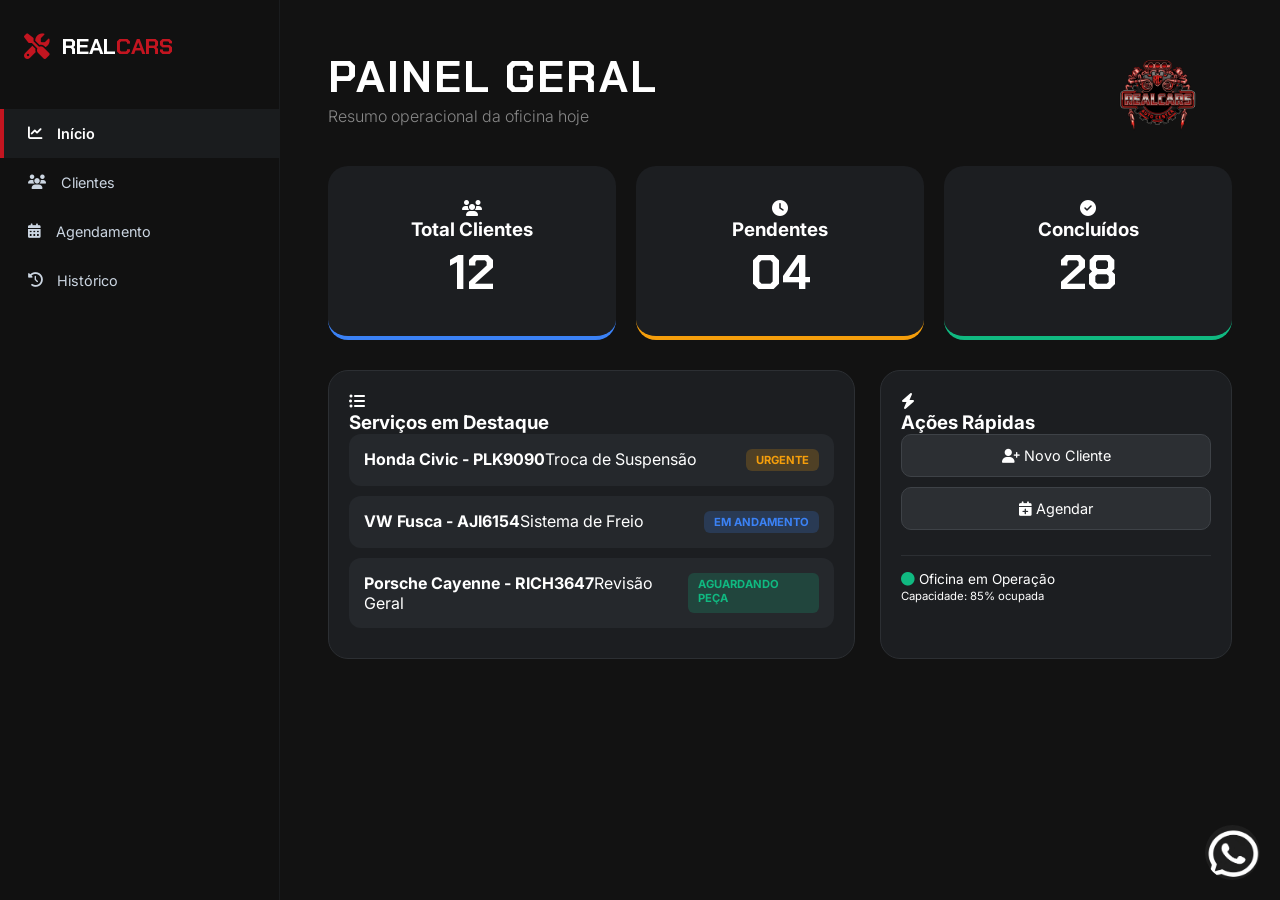
<file: index.html>
<!DOCTYPE html>
<html lang="pt-br">
<head>
    <meta charset="UTF-8">
    <meta name="viewport" content="width=device-width, initial-scale=1.0">
    <title>REALCARS - Dashboard</title>
    <link rel="stylesheet" href="sidebar.css">
    <link rel="stylesheet" href="style.css"> 
    <link rel="stylesheet" href="https://cdnjs.cloudflare.com/ajax/libs/font-awesome/6.4.0/css/all.min.css">
  <link href="https://fonts.googleapis.com/css2?family=Chakra+Petch:wght@600;700&family=Inter:wght@300;400;600&display=swap" rel="stylesheet">
</head>
<body>

    <nav class="sidebar">
        <div class="logo-text-container">
            <i class="fas fa-tools logo-icon-red"></i>
            <h2>REAL<span>CARS</span></h2>
        </div>
        <ul>
            <li><a href="index.html" class="active"><i class="fas fa-chart-line"></i> Início</a></li>
            <li><a href="cadastro.html"><i class="fas fa-users"></i> Clientes</a></li>
            <li><a href="agendamento.html"><i class="fas fa-calendar-alt"></i> Agendamento</a></li>
            <li><a href="historico.html"><i class="fas fa-history"></i> Histórico</a></li>
        </ul>
    </nav>
    <main>
        <div class="header-dashboard">
            <div class="logo-top-right">
                <img src="Logo da REALCARS Auto Center.png" alt="Logo RealCars">
            </div>
            <h1>Painel Geral</h1>
            <p>Resumo operacional da oficina hoje</p>
        </div>

        <div class="dashboard-cards">
          <div class="card card-azul">
                <i class="fas fa-users card-icon"></i>
                <h3>Total Clientes</h3>
                <span>12</span>
            </div>

             <div class="card card-amarelo">
                <i class="fas fa-clock card-icon"></i>
                <h3>Pendentes</h3>
                <span>04</span>
            </div>

             <div class="card card-verde">
                <i class="fas fa-check-circle card-icon"></i>
                <h3>Concluídos</h3>
                <span>28</span>
            </div>
        </div>

        <div class="dashboard-grid-bottom">

            <div class="content-box">
                <div class="box-header">
                    <i class="fas fa-list-ul"></i>
                    <h3>Serviços em Destaque</h3>
                </div>

                 <div class="fila-item">
                    <div class="info"><strong>Honda Civic - PLK9090</strong><span>Troca de Suspensão</span></div>
                       <span class="badge badge-amarelo">URGENTE</span>
                </div>
                 <div class="fila-item">
                    <div class="info"><strong>VW Fusca - AJI6154</strong><span>Sistema de Freio</span></div>
                    <span class="badge badge-azul">EM ANDAMENTO</span>
                </div>

                 <div class="fila-item">
                    <div class="info"><strong>Porsche Cayenne - RICH3647</strong><span>Revisão Geral</span></div>
                    <span class="badge badge-verde">AGUARDANDO PEÇA</span>
                </div>
            </div>

              <div class="content-box box-small">
                <div class="box-header">
                    <i class="fas fa-bolt"></i>
                    <h3>Ações Rápidas</h3>
                </div>

                 <div class="atalhos">
              <a href="cadastro.html" class="btn-atalho"><i class="fas fa-user-plus"></i> Novo Cliente</a>
                 <a href="agendamento.html" class="btn-atalho"><i class="fas fa-calendar-plus"></i> Agendar</a>
                  
                 <div class="status-oficina">
               <p><i class="fas fa-circle" style="color: #10b981;"></i> Oficina em Operação</p>
                 <small>Capacidade: 85% ocupada</small>

                    </div>
                </div>
            </div>
        </div>
    </main>

    <a href="https://wa.me/5542999809581" target="_blank">
        <img src="unnamed.jpg" class="whatsapp-float" alt="WhatsApp">
    </a>
</body>
</html>
</file>
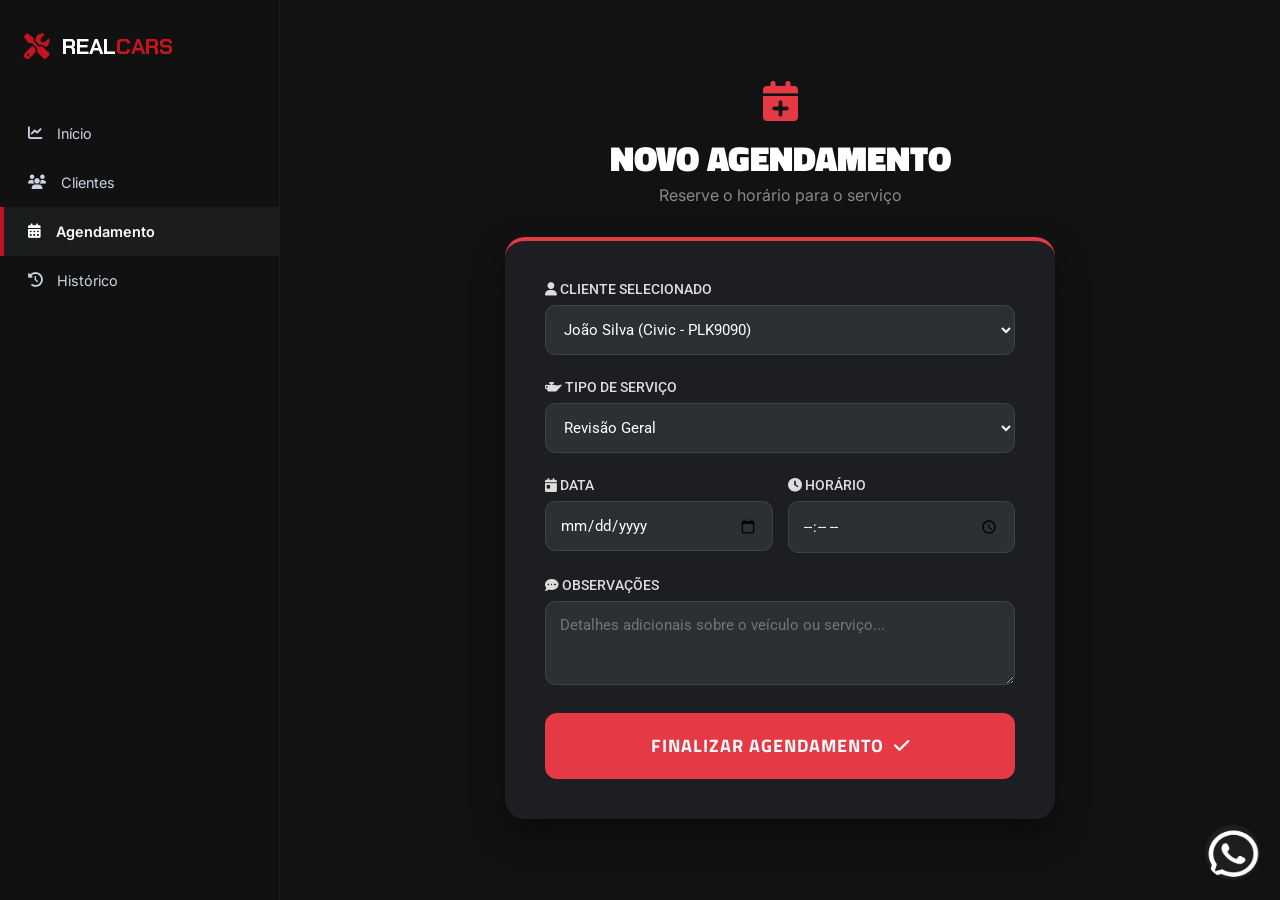
<file: agendamento.html>
<!DOCTYPE html>
<html lang="pt-br">
<head>
    <meta charset="UTF-8">
    <meta name="viewport" content="width=device-width, initial-scale=1.0">
    <title>Agendar Serviço - REAL CARS</title>
    
    <link rel="stylesheet" href="sidebar.css">
    <link rel="stylesheet" href="style.css">
    <link rel="stylesheet" href="agendamento.css">
    
    <link rel="stylesheet" href="https://cdnjs.cloudflare.com/ajax/libs/font-awesome/6.4.0/css/all.min.css">
   <link href="https://fonts.googleapis.com/css2?family=Chakra+Petch:wght@700&family=Roboto:wght@300;400;500;700&family=Titillium+Web:wght@600;700;900&family=Inter:wght@400;600&display=swap" rel="stylesheet">
</head>
<body>

    <nav class="sidebar">
        <div class="logo-text-container">
            <i class="fas fa-tools logo-icon-red"></i>
            <h2>REAL<span>CARS</span></h2>
        </div>
        <ul>
            <li><a href="index.html"><i class="fas fa-chart-line"></i> Início</a></li>
            <li><a href="cadastro.html"><i class="fas fa-users"></i> Clientes</a></li>
            <li><a href="agendamento.html" class="active"><i class="fas fa-calendar-alt"></i> Agendamento</a></li>
            <li><a href="historico.html"><i class="fas fa-history"></i> Histórico</a></li>
        </ul>
    </nav>

    <main>
        <div class="agendamento-content">
            
            <div class="header-page">
                <i class="fas fa-calendar-plus header-icon"></i>
                <h1>Novo Agendamento</h1>
                <p>Reserve o horário para o serviço</p>
            </div>
            
            <div class="box-agendar">
                
                <div class="form-group">
                    <label><i class="fas fa-user"></i> Cliente Selecionado</label>
                    <select>
                        <option>João Silva (Civic - PLK9090)</option>
                        <option>Maria Oliveira (Onix - ABC1234)</option>
                        <option>Murilo Grando (Fusca - AJI6154)</option>
                        <option>Dionatan Inhoato (BMW X5 - CRFE4587)</option>
                        <option>Athur Luiz (Brasilia - AJI154)</option>
                    </select>
                </div>

                <div class="form-group">
                    <label><i class="fas fa-oil-can"></i> Tipo de Serviço</label>
                    <select>
                        <option>Revisão Geral</option>
                        <option>Troca de Óleo</option>
                        <option>Sistema de Freios</option>
                        <option>Suspensão</option>
                        <option>Outros (Descrever abaixo)</option>
                    </select>
                </div>

                <div class="form-row">
                    <div class="form-group">
                        <label><i class="fas fa-calendar-day"></i> Data</label>
                        <input type="date">
                    </div>
                    <div class="form-group">
                        <label><i class="fas fa-clock"></i> Horário</label>
                        <input type="time">
                    </div>
                </div>

                <div class="form-group">
                    <label><i class="fas fa-comment-dots"></i> Observações</label>
                    <textarea rows="3" placeholder="Detalhes adicionais sobre o veículo ou serviço..."></textarea>
                </div>

                <a href="historico.html" class="btn-confirmar">
                    FINALIZAR AGENDAMENTO <i class="fas fa-check"></i>
                </a>
            </div>
        </div>
    </main>

    <a href="https://wa.me/5542999809581" target="_blank">
        <img src="unnamed.jpg" class="whatsapp-float" alt="WhatsApp">
    </a>

</body>
</html>
</file>
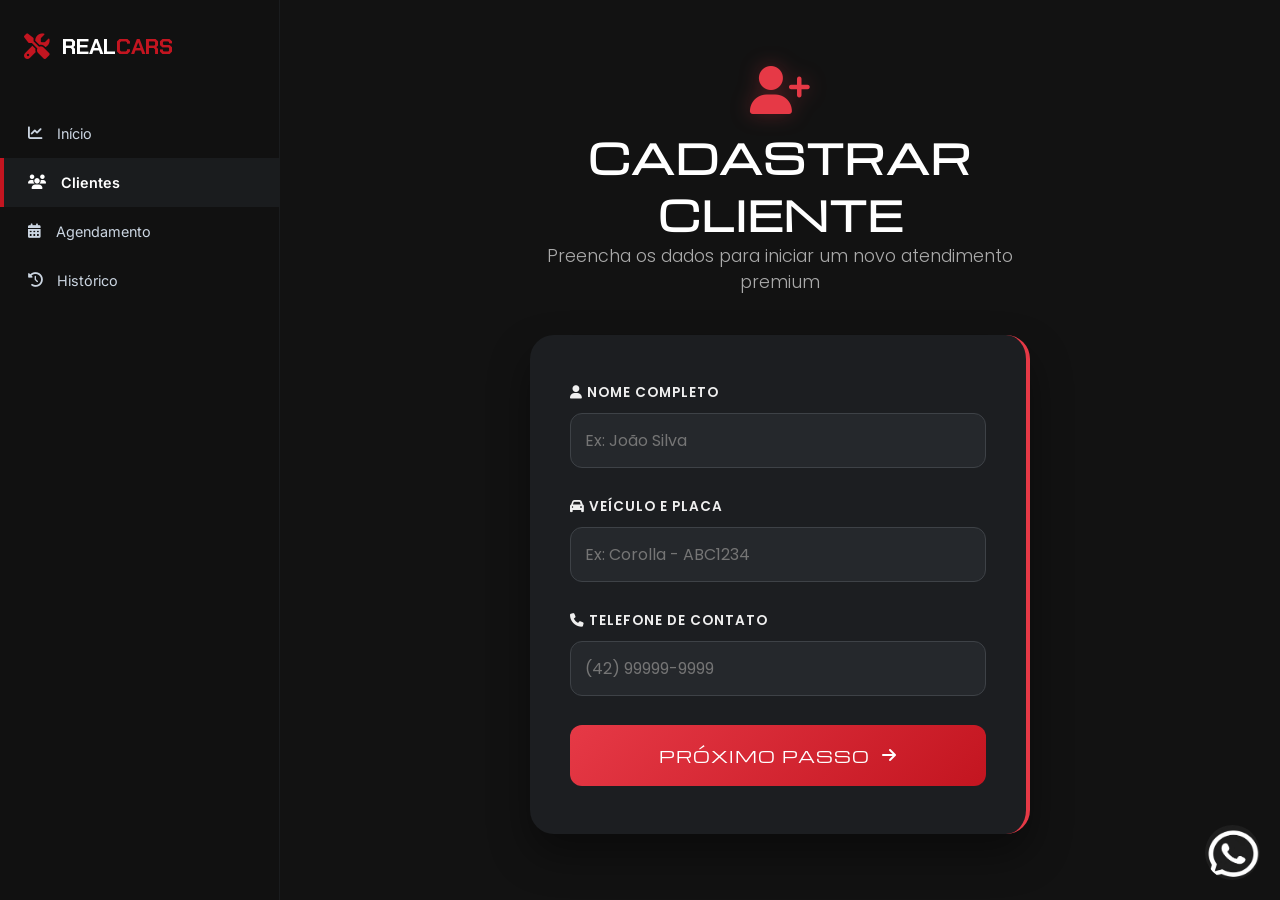
<file: cadastro.html>
<!DOCTYPE html>
<html lang="pt-br">
<head>
    <meta charset="UTF-8">
    <meta name="viewport" content="width=device-width, initial-scale=1.0">
    <title>Novo Cliente | REAL CARS</title>
    
<link href="https://fonts.googleapis.com/css2?family=Chakra+Petch:wght@700&family=Michroma&family=Poppins:wght@300;400;600&family=Inter:wght@400;600&display=swap" rel="stylesheet">
    <link rel="stylesheet" href="sidebar.css">
    <link rel="stylesheet" href="style.css">
    <link rel="stylesheet" href="cadastro.css">
    <link rel="stylesheet" href="https://cdnjs.cloudflare.com/ajax/libs/font-awesome/6.4.0/css/all.min.css">
</head>
<body>
    
     <nav class="sidebar">
        <div class="logo-text-container">
            <i class="fas fa-tools logo-icon-red"></i>
            <h2>REAL<span>CARS</span></h2>
        </div>
        <ul>
            <li><a href="index.html"><i class="fas fa-chart-line"></i> Início</a></li>
            <li><a href="cadastro.html" class="active"><i class="fas fa-users"></i> Clientes</a></li>
            <li><a href="agendamento.html"><i class="fas fa-calendar-alt"></i> Agendamento</a></li>
            <li><a href="historico.html"><i class="fas fa-history"></i> Histórico</a></li>
        </ul>
    </nav>
<main>
 <div class="form-container">
            <div class="header-content">
                <i class="fas fa-user-plus header-icon"></i>
                <h1>Cadastrar Cliente</h1>
                <p>Preencha os dados para iniciar um novo atendimento premium</p>
            </div>

            
  <div class="box-cadastro">
                <div class="form-group">
                    <label><i class="fas fa-user"></i> Nome Completo</label>
                    <input type="text" placeholder="Ex: João Silva">
                </div>

  <div class="form-group">
                    <label><i class="fas fa-car"></i> Veículo e Placa</label>
                    <input type="text" placeholder="Ex: Corolla - ABC1234">
                </div>


  <div class="form-group">
                    <label><i class="fas fa-phone"></i> Telefone de Contato</label>
                    <input type="text" placeholder="(42) 99999-9999">
                </div>
                
  <a href="agendamento.html" class="btn-salvar">
                    PRÓXIMO PASSO <i class="fas fa-arrow-right"></i>
                </a>
            </div>
        </div>
</main>

<a href="https://wa.me/5542999809581" target="_blank" class="whatsapp-link">
        <img src="unnamed.jpg" class="whatsapp-float" alt="WhatsApp">
    </a>


</body>
</html>
</file>
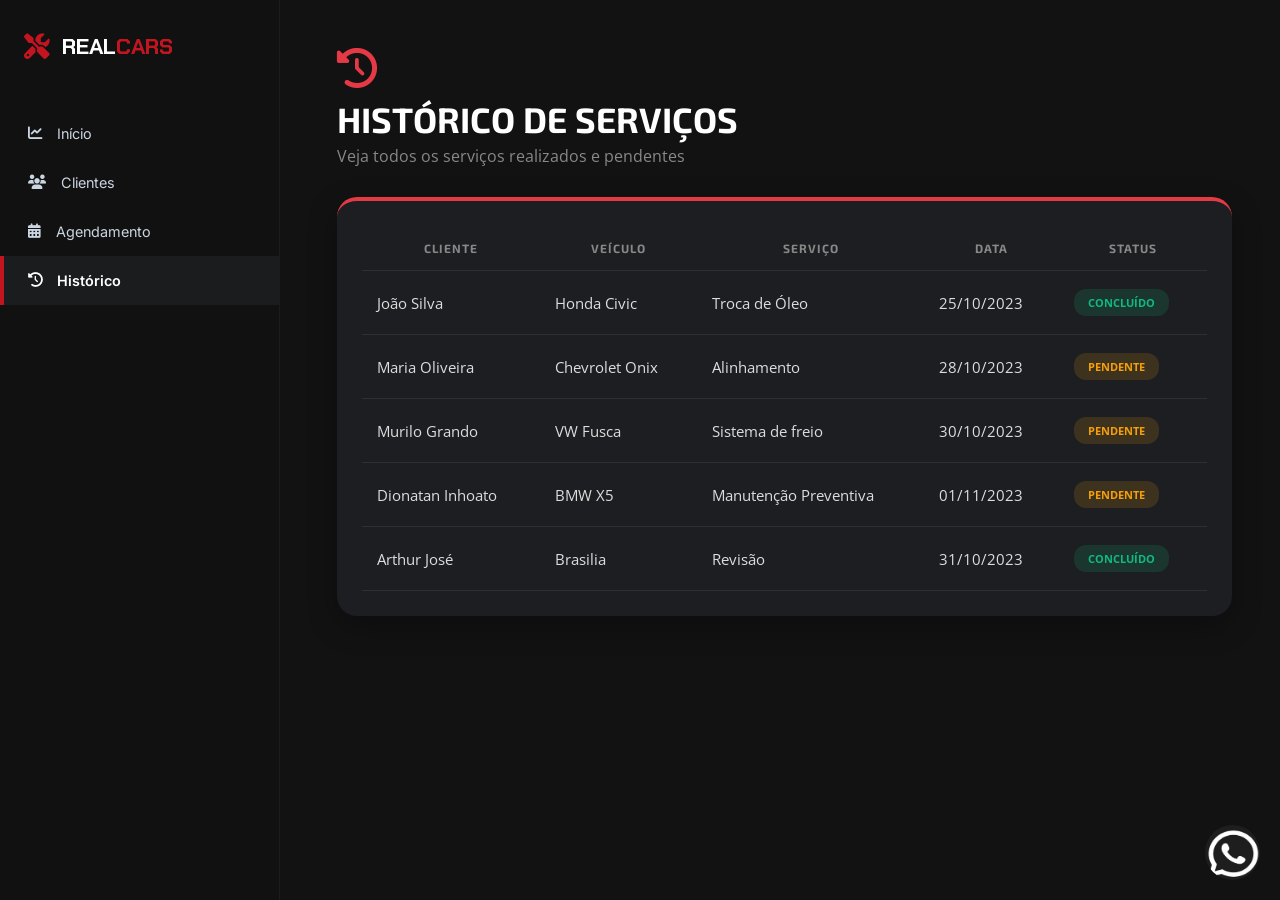
<file: historico.html>
<!DOCTYPE html>
<html lang="pt-br">
<head>
    <meta charset="UTF-8">
    <meta name="viewport" content="width=device-width, initial-scale=1.0">
    <title>historico - REAL CARS</title>7

    <link rel="stylesheet" href="sidebar.css">
    <link rel="stylesheet" href="style.css"> 
    <link rel="stylesheet" href="historico.css">

     <link rel="stylesheet" href="https://cdnjs.cloudflare.com/ajax/libs/font-awesome/6.4.0/css/all.min.css">
 <link href="https://fonts.googleapis.com/css2?family=Chakra+Petch:wght@700&family=Exo+2:wght@600;800&family=Open+Sans:wght@400;600&family=Inter:wght@400;600&display=swap" rel="stylesheet">
</head>
<body>
    
    
    <nav class="sidebar">
        <div class="logo-text-container">
            <i class="fas fa-tools logo-icon-red"></i>
            <h2>REAL<span>CARS</span></h2>
        </div>
         
        <ul>
            <li><a href="index.html"><i class="fas fa-chart-line"></i> Início</a></li>
            <li><a href="cadastro.html"><i class="fas fa-users"></i> Clientes</a></li>
            <li><a href="agendamento.html"><i class="fas fa-calendar-alt"></i> Agendamento</a></li>
            <li><a href="historico.html" class="active"><i class="fas fa-history"></i> Histórico</a></li>
        </ul>
    </nav>

    
    <main>
        <div class="historico-content">
            
            <div class="header-page">
                <i class="fas fa-history header-icon"></i>
                <h1>Histórico de Serviços</h1>
                <p>Veja todos os serviços realizados e pendentes</p>
            </div>

             <div class="box-historico">
                <div class="table-container">
                    <table>
                        <thead>
                            <tr>
                                <th>Cliente</th>
                                <th>Veículo</th>
                                <th>Serviço</th>
                                <th>Data</th>
                                <th>Status</th>
                            </tr>
                        </thead>
                        <tbody>
                            <tr>
                                <td>João Silva</td>
                                <td>Honda Civic</td>
                                <td>Troca de Óleo</td>
                                <td>25/10/2023</td>
                                <td><span class="status concluido">CONCLUÍDO</span></td>
                            </tr>
                            <tr>
                                <td>Maria Oliveira</td>
                                <td>Chevrolet Onix</td>
                                <td>Alinhamento</td>
                                <td>28/10/2023</td>
                                <td><span class="status pendente">PENDENTE</span></td>
                            </tr>
                            <tr>
                                <td>Murilo Grando</td>
                                <td>VW Fusca</td>
                                <td>Sistema de freio</td>
                                <td>30/10/2023</td>
                                <td><span class="status pendente">PENDENTE</span></td>
                            </tr>
                            <tr>
                                <td>Dionatan Inhoato</td>
                                <td>BMW X5</td>
                                <td>Manutenção Preventiva</td>
                                <td>01/11/2023</td>
                                <td><span class="status pendente">PENDENTE</span></td>
                            </tr>
                            <tr>
                                <td>Arthur José</td>
                                <td>Brasilia</td>
                                <td>Revisão</td>
                                <td>31/10/2023</td>
                                <td><span class="status concluido">CONCLUÍDO</span></td>
                            </tr>
                        </tbody>
                    </table>
                </div>
            </div>
        </div>
    </main>
     <a href="https://wa.me/5542999809581" target="_blank">
        <img src="unnamed.jpg" class="whatsapp-float" alt="WhatsApp">
    </a>
</body>
</html>
</file>
<file: sidebar.css>
.sidebar {
    width: 280px;
    height: 100vh;
    background-color: #111111;
    padding: 2rem 0;
    position: fixed;
    left: 0;
    top: 0;
    display: flex;
    flex-direction: column;
    z-index: 1000;
    border-right: 1px solid #1a1c1e;
    transition: all 0.3s ease;
}

.logo-text-container {
    display: flex;
    align-items: center;
    gap: 12px;
    padding: 0 1.5rem;
    margin-bottom: 3rem;
}

.logo-icon-red { 
    color: #c31520; 
    font-size: 1.6rem; 
}

.sidebar h2 { 
    color: white; 
    font-size: 1.4rem; 
    margin: 0; 
   font-family: 'Chakra Petch', sans-serif;
}

.sidebar h2 span { 
    color: #c31520; 
}

.sidebar ul { 
    list-style: none; 
    padding: 0; 
}

.sidebar a {
    display: flex;
    align-items: center;
    gap: 15px;
    color: #cbd5e1;
    text-decoration: none;
    padding: 1rem 1.5rem;
    border-left: 4px solid transparent;
    transition: 0.3s ease;
    font-family: 'Inter', sans-serif;
    font-size: 0.9rem;
}

.sidebar a:hover { 
    background-color: rgba(255, 255, 255, 0.05); 
    color: #fff; 
}

.sidebar a.active { 
    background-color: #1a1c1e; 
    color: #ffffff !important; 
    border-left: 4px solid #c31520; 
    font-weight: 600; 
}

@media (max-width: 768px) {
    .sidebar {
        width: 100% !important;
        height: auto; 
        position: fixed; 
        padding: 0.5rem 0;
        flex-direction: column; 
        border-right: none;
        border-bottom: 1px solid #1a1c1e;
    }

.logo-text-container {
        margin-bottom: 0.5rem;
        justify-content: center;
    }

     .sidebar ul {
        display: flex;
        justify-content: center;
        width: 100%;
    }

     .sidebar a {
        padding: 0.8rem;
        font-size: 0.75rem;
        flex-direction: column;
        gap: 5px;
        border-left: none;
        text-align: center;
        flex: 1; 
    }

     .sidebar a.active { 
        border-left: none;
        border-bottom: 3px solid #c31520; 
    }
}
</file>
<file: style.css>
@import url('https://fonts.googleapis.com/css2?family=Montserrat:wght@300;400;600&family=Oswald:wght@500;700&display=swap');

* { 
    margin: 0; 
    padding: 0; 
    box-sizing: border-box; 
}
body { 
    font-family: 'Inter', sans-serif;
    background-color: #121212; 
    color: white;
    display: flex; 
    flex-direction: row; 
    min-height: 100vh;
}
main {
    margin-left: 280px; 
    width: calc(100% - 280px);
    padding: 3rem;
    flex-grow: 1;
    transition: all 0.3s ease;
}

.header-dashboard {
    margin-bottom: 40px;
    position: relative;
}

.header-dashboard h1 { 
    font-family: 'Chakra Petch', sans-serif;
    font-size: 2.8rem;
    text-transform: uppercase;
    letter-spacing: 2px;
}

.header-dashboard p {
    color: #888;
    font-weight: 300;
}

.logo-top-right {
    position: absolute;
    top: 0;
    right: 0;
}

.logo-top-right img {
    width: 140px;
    height: auto;
} 

.dashboard-cards { 
    display: flex; 
    gap: 20px; 
    flex-wrap: wrap; 
}

.card {
    background: #1c1e21;
    padding: 2rem 1.5rem;
    border-radius: 20px;
    flex: 1;
    min-width: 200px;
    text-align: center;
    position: relative; 
    transition: 0.3s;
    border-bottom: 4px solid #3b82f6; 
    cursor: help;
}

.card::after {
    position: absolute;
    bottom: 115%;
    left: 50%;
    transform: translateX(-50%) translateY(10px);
    background: #2c2f33;
    color: #fff;
    padding: 12px;
    border-radius: 10px;
    font-size: 0.8rem;
    text-align: left;
    border: 1px solid #e63946;
    opacity: 0;
    visibility: hidden;
    transition: 0.3s;
    z-index: 100;
    white-space: pre;
    pointer-events: none;
}


.card:hover::after { 
    opacity: 1; 
    visibility: visible; 
    transform: translateX(-50%) translateY(0); 
}

.card-azul::after { content: "CLIENTES:\A • João Silva\A • Maria Oliveira\A • Murilo Grando"; }
.card-amarelo::after { content: "PENDENTES:\A • Onix (Alinhamento)\A • Fusca (Freio)"; }
.card-verde::after { content: "CONCLUÍDOS:\A • Civic (Óleo)\A • Cayenne (Revisão)"; }

.card-azul { border-color: #3b82f6; }
.card-amarelo { border-color: #f59e0b; }
.card-verde { border-color: #10b981; }

.card span { 
    font-family: 'Chakra Petch', sans-serif;
    font-size: 3rem; 
    font-weight: 700; 
}

.dashboard-grid-bottom {
    display: grid;
    grid-template-columns: 1.5fr 1fr; 
    gap: 25px;
    margin-top: 30px;
}
.content-box {
    background: #1c1e21;
    border-radius: 20px;
    padding: 20px;
    border: 1px solid #2c2f33;
}
.fila-item {
    display: flex;
    justify-content: space-between;
    padding: 15px;
    background: #25282c;
    border-radius: 12px;
    margin-bottom: 10px;
}
.badge { padding: 4px 10px; border-radius: 6px; font-size: 0.7rem; font-weight: 700; }
.badge-amarelo { background: rgba(245, 158, 11, 0.2); color: #f59e0b; }
.badge-azul { background: rgba(59, 130, 246, 0.2); color: #3b82f6; }
.badge-verde { background: rgba(16, 185, 129, 0.2); color: #10b981; }

.atalhos { display: flex; flex-direction: column; gap: 10px; }
.btn-atalho {
    background: #2c2f33; color: white; text-decoration: none;
    padding: 12px; border-radius: 10px; text-align: center; font-size: 0.9rem;
    border: 1px solid #3e4247; transition: 0.3s;
}

.btn-atalho:hover { background: #e63946; }

.status-oficina {
    margin-top: 15px;
    padding-top: 15px;
    border-top: 1px solid #2c2f33;
    font-size: 0.85rem;
} 

.whatsapp-float {
    position: fixed;
    bottom: 20px;
    right: 20px;
    width: 55px;
    height: 55px;
    border-radius: 50%;
    z-index: 1000;
    transition: 0.3s;
}

.whatsapp-float:hover { transform: scale(1.1); } 

@media (max-width: 1100px) {
    .dashboard-grid-bottom { grid-template-columns: 1fr; }
}

@media (max-width: 768px) {
   body { 
        flex-direction: column; 
    }

main {
        margin-left: 0 !important; 
        width: 100% !important;
        padding: 1.5rem;
        padding-top: 140px !important; 
    }

     .header-dashboard {
        text-align: center;
    }

    .header-dashboard h1 { font-size: 2rem; }
    
    .logo-top-right { 
        position: relative; 
        display: block; 
        margin: 0 auto 20px auto; 
        text-align: center;
    }


    .dashboard-cards { flex-direction: column; }
    .card { width: 100%; }
    .card::after { display: none; } 

    
    .dashboard-grid-bottom { grid-template-columns: 1fr; }
}

main { animation: dashboardEntrada 0.8s cubic-bezier(0.22, 1, 0.36, 1); }

.dashboard-cards .card { opacity: 0; animation: cardsEntrada 0.8s cubic-bezier(0.22, 1, 0.36, 1) forwards; }

.card:nth-child(1) { animation-delay: 0.2s; }
.card:nth-child(2) { animation-delay: 0.4s; }
.card:nth-child(3) { animation-delay: 0.6s; }

.dashboard-grid-bottom {
    opacity: 0;
    animation: conteudoEntrada 1s ease forwards;
    animation-delay: 0.8s;
}

@keyframes dashboardEntrada {
    from { opacity: 0; transform: translateY(40px) scale(0.98); filter: blur(6px); }
    to { opacity: 1; transform: translateY(0) scale(1); filter: blur(0); }
}


@keyframes cardsEntrada {
    from { opacity: 0; transform: translateY(50px) rotateX(10deg); filter: blur(4px); }
    to { opacity: 1; transform: translateY(0) rotateX(0); filter: blur(0); }
}

@keyframes conteudoEntrada {
    from {
        opacity: 0;
        transform: scale(0.95) translateY(40px);
        filter: blur(4px);
    }

    to {
        opacity: 1;
        transform: scale(1) translateY(0);
        filter: blur(0);
    }
}
</file>
<file: agendamento.css>
main {
    display: flex;
    justify-content: center;
    align-items: center;
    padding: 2rem;
    min-height: 100vh;
}

.agendamento-content { 
    width: 100%; 
    max-width: 550px; 
}

.header-page { 
    text-align: center; 
    margin-bottom: 2rem; 
}

.header-icon { 
    color: #e63946; 
    font-size: 2.5rem; 
    margin-bottom: 10px; 
}

.header-page h1 { 
    font-family: 'Titillium Web', sans-serif; 
    color: white; 
    font-size: 2.2rem; 
    text-transform: uppercase;
    font-weight: 900; 
}

.header-page p {
    color: #888;
    font-size: 1rem;
}

.box-agendar {
    background-color: #1c1e21;
    padding: 2.5rem;
    border-radius: 20px;
    border-top: 4px solid #e63946;
    box-shadow: 0 15px 35px rgba(0,0,0,0.4);
}

.form-group { 
    margin-bottom: 1.5rem; 
}

label { 
    font-family: 'Roboto', sans-serif;
    display: block; 
    margin-bottom: 8px; 
    color: #ddd; 
    font-size: 0.85rem; 
    font-weight: 500;
    text-transform: uppercase;
}

select, 
input, 
textarea {
    width: 100%; 
    padding: 14px; 
    background-color: #2c2f33; 
    border: 1px solid #3e4247; 
    border-radius: 10px; 
    color: white; 
    font-family: 'Roboto', sans-serif;
    font-size: 0.95rem;
    outline: none;
    transition: 0.3s ease;
}

select:focus, 
input:focus, 
textarea:focus {
    border-color: #e63946;
    background-color: #32363b;
}

.form-row { 
    display: flex; 
    gap: 15px; 
}

.form-row .form-group { 
    flex: 1; 
}

.btn-confirmar {
    display: flex; 
    justify-content: center; 
    align-items: center; 
    gap: 10px;
    width: 100%; 
    padding: 1.2rem; 
    background-color: #e63946; 
    color: white;
    text-align: center; 
    text-decoration: none; 
    border-radius: 12px; 
    font-family: 'Titillium Web', sans-serif;
    font-weight: 700;
    font-size: 1.1rem;
    text-transform: uppercase;
    letter-spacing: 1px;
    transition: 0.4s ease;
    margin-top: 10px;
}

.btn-confirmar:hover {
    background-color: #c31520;
    transform: translateY(-3px);
    box-shadow: 0 10px 20px rgba(230, 57, 70, 0.3);
}

@media (max-width: 768px) {
    main {
        padding-top: 100px;
    }

    .box-agendar {
        padding: 1.5rem;
    }

    .form-row { 
        flex-direction: column; 
        gap: 0; 
    }

    .header-page h1 {
        font-size: 1.8rem;
    }
}

.box-agendar {
    animation: aparecerBox 1s ease;
}

@keyframes aparecerBox {
    from {
        opacity: 0;
        transform: scale(0.95);
    }

    to {
        opacity: 1;
        transform: scale(1);
    }
}
</file>
<file: cadastro.css>
body {
  font-family: 'Poppins', sans-serif;
}

main {
    display: flex;
    justify-content: center;
    align-items: center;
    padding: 2rem;
    min-height: 100vh;
}

.form-container { 
    width: 100%; 
    max-width: 500px; 
    animation: fadeIn 0.8s ease-in-out;
}

.header-content { 
    text-align: center; 
    margin-bottom: 2.5rem; 
}

.header-icon { 
    font-size: 3rem; 
    color: #e63946; 
    margin-bottom: 15px;
    filter: drop-shadow(0 0 10px rgba(230, 57, 70, 0.3));
}

.header-content h1 { 
    color: white; 
    font-size: 2.5rem;
    font-family: 'Michroma', sans-serif; 
    text-transform: uppercase;
    letter-spacing: 1px;
}
.header-content p { 
    color: #aaa; 
    font-weight: 300;
    font-size: 1.1rem;
}

.box-cadastro { 
    background: #1c1e21;
    padding: 3rem 2.5rem; 
    border-radius: 24px; 
    border-right: 4px solid #e63946; 
    box-shadow: 0 20px 40px rgba(0,0,0,0.4);
}

.form-group { 
    margin-bottom: 1.8rem; 
}

label { 
    display: block; 
    margin-bottom: 10px; 
    color: #efefef; 
    font-size: 0.85rem; 
    font-weight: 600;
    text-transform: uppercase;
    letter-spacing: 1px;
}

input { 
    width: 100%; 
    padding: 14px; 
    background: #25282c; 
    border: 1px solid #3e4247; 
    border-radius: 12px; 
    color: white; 
    font-family: 'Poppins', sans-serif;
    font-size: 1rem;
    outline: none;
    transition: all 0.3s ease;
}
 
input:focus { 
    border-color: #e63946; 
    background: #2c2f33;
    box-shadow: 0 0 15px rgba(230, 57, 70, 0.1);
}

.btn-salvar { 
    display: flex; 
    justify-content: center; 
    align-items: center; 
    gap: 12px;
    padding: 1.2rem; 
    background: linear-gradient(135deg, #e63946 0%, #c31520 100%);
    color: white; 
    text-decoration: none; 
    border-radius: 12px; 
    font-weight: 400;
    font-family: 'Michroma', sans-serif;
    font-size: 1rem;
    text-transform: uppercase;
    letter-spacing: 1px;
    transition: all 0.4s ease;
    margin-top: 1rem;
}

.btn-salvar:hover { 
    transform: translateY(-3px); 
    box-shadow: 0 10px 20px rgba(230, 57, 70, 0.4);
    filter: brightness(1.1);
}

@keyframes fadeIn {
    from { opacity: 0; transform: translateY(20px); }
    to { opacity: 1; transform: translateY(0); }
}

@media (max-width: 768px) {
    .box-cadastro { 
        padding: 2rem 1.5rem; 
        border-right: none;
        border-top: 4px solid #e63946; /* No mobile a borda volta para o topo */
    }
    .header-content h1 { 
        font-size: 2.2rem; 
}
}
</file>
<file: historico.css>
main {
    padding: 3rem;
    display: flex;
    justify-content: center;
}

.historico-content {
    width: 100%;
    max-width: 1100px;
}
.header-page {
    text-align: left;
    margin-bottom: 30px;
}

.header-icon {
    font-size: 2.5rem;
    color: #e63946;
    margin-bottom: 10px;
}

.header-page h1 {
    font-family: 'Exo 2', sans-serif;
    font-size: 2.2rem;
    color: white;
    margin-bottom: 5px;
    text-transform: uppercase;
}

.header-page p {
    font-family: 'Open Sans', sans-serif;
    color: #888;
    font-size: 1rem;
}

.box-historico {
    background-color: #1c1e21;
    padding: 25px;
    border-radius: 20px;
    border-top: 4px solid #e63946; 
    box-shadow: 0 10px 30px rgba(0, 0, 0, 0.3);
}

.table-container {
    width: 100%;
    overflow-x: auto; 
}

table {
        width: 100%;
    border-collapse: collapse;
    min-width: 700px;
}

th {
   font-family: 'Exo 2', sans-serif;
    padding: 15px;
    color: #888;
    text-transform: uppercase;
    font-size: 0.75rem;
    letter-spacing: 1px;
    border-bottom: 1px solid #2c2f33;
}
td {
    font-family: 'Open Sans', sans-serif;
    padding: 18px 15px;
    border-bottom: 1px solid #2c2f33;
    color: #ddd;
    font-size: 0.95rem;
    transition: 0.2s;
}
tr:hover td {
    background-color: rgba(255, 255, 255, 0.02);
    color: #fff;
}
.status {
    padding: 6px 14px;
    border-radius: 12px;
    font-size: 0.7rem;
    font-weight: bold;
    display: inline-block;
}

.status.concluido { 
    background: rgba(16, 185, 129, 0.15); 
    color: #10b981; 
}

.status.pendente { 
    background: rgba(245, 158, 11, 0.15); 
    color: #f59e0b; 
}
@media (max-width: 768px) {
    main { 
        padding: 1.5rem; 
        padding-top: 100px; 
    }

    .header-page h1 {
        font-size: 1.8rem;
    }
}
.historico-content {
    width: 100%;
    max-width: 2000px;
    
    animation: aparecerTela 0.6s ease;
}
@keyframes aparecerTela {
    from {
        opacity: 0;
        transform: translateY(50px);
    }

    to {
        opacity: 1;
        transform: translateY(10);
    }
}
</file>
